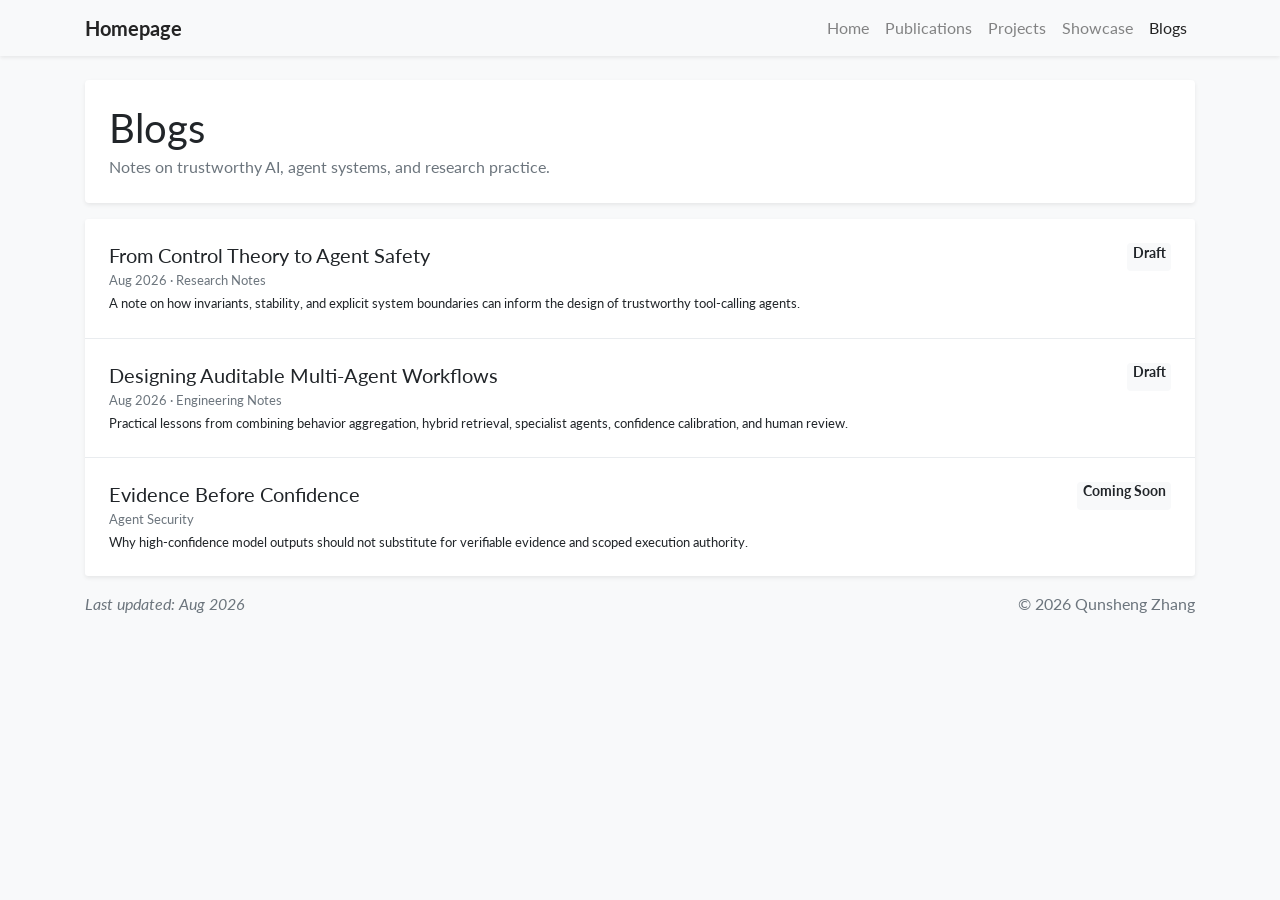
<file: blog.html>
<!doctype html>
<html lang="en">
  <head>
    <meta charset="utf-8" /><meta name="viewport" content="width=device-width, initial-scale=1, shrink-to-fit=no" /><title>Blogs - Qunsheng Zhang</title>
    <link rel="stylesheet" href="https://cdnjs.cloudflare.com/ajax/libs/twitter-bootstrap/4.6.0/css/bootstrap.min.css" /><link rel="stylesheet" href="https://cdnjs.cloudflare.com/ajax/libs/font-awesome/6.5.1/css/all.min.css" /><link rel="preconnect" href="https://fonts.googleapis.com" /><link rel="preconnect" href="https://fonts.gstatic.com" crossorigin /><link href="https://fonts.googleapis.com/css2?family=Lato:ital,wght@0,300;0,400;0,700;0,900;1,400&display=swap" rel="stylesheet" /><link rel="icon" href="assets/favicon.svg" type="image/svg+xml" /><link rel="stylesheet" href="styles.css" />
  </head>
  <body class="bg-light">
    <nav class="navbar navbar-expand-sm navbar-light bg-light fixed-top mb-5 shadow-sm"><div class="container"><a class="navbar-brand" href="index.html"><strong>Homepage</strong></a><button class="navbar-toggler" type="button" data-toggle="collapse" data-target="#navbarResponsive" aria-controls="navbarResponsive" aria-expanded="false" aria-label="Toggle navigation"><i class="fas fa-map"></i> Menu</button><div class="collapse navbar-collapse" id="navbarResponsive"><ul class="navbar-nav ml-auto"><li class="nav-item"><a class="nav-link" href="index.html">Home</a></li><li class="nav-item"><a class="nav-link" href="publications.html">Publications</a></li><li class="nav-item"><a class="nav-link" href="projects.html">Projects</a></li><li class="nav-item"><a class="nav-link" href="showcase.html">Showcase</a></li><li class="nav-item active"><a class="nav-link" href="blog.html">Blogs</a></li></ul></div></div></nav>
    <main class="container">
      <section class="card border-0 shadow-sm bg-white page-heading-card mb-3"><div class="card-body p-4"><h1>Blogs</h1><p class="text-muted mb-0">Notes on trustworthy AI, agent systems, and research practice.</p></div></section>
      <section class="bg-white shadow-sm rounded-sm">
        <article class="p-4 border-bottom border-gray"><div class="d-flex"><h5 class="font-weight-normal mb-1">From Control Theory to Agent Safety</h5><span class="badge badge-light ml-auto blog-status">Draft</span></div><p class="small text-muted mb-1">Aug 2026 · Research Notes</p><p class="small mb-0">A note on how invariants, stability, and explicit system boundaries can inform the design of trustworthy tool-calling agents.</p></article>
        <article class="p-4 border-bottom border-gray"><div class="d-flex"><h5 class="font-weight-normal mb-1">Designing Auditable Multi-Agent Workflows</h5><span class="badge badge-light ml-auto blog-status">Draft</span></div><p class="small text-muted mb-1">Aug 2026 · Engineering Notes</p><p class="small mb-0">Practical lessons from combining behavior aggregation, hybrid retrieval, specialist agents, confidence calibration, and human review.</p></article>
        <article class="p-4"><div class="d-flex"><h5 class="font-weight-normal mb-1">Evidence Before Confidence</h5><span class="badge badge-light ml-auto blog-status">Coming Soon</span></div><p class="small text-muted mb-1">Agent Security</p><p class="small mb-0">Why high-confidence model outputs should not substitute for verifiable evidence and scoped execution authority.</p></article>
      </section>
    </main>
    <footer class="footer"><div class="container"><div class="row my-3"><div class="col-6 text-muted"><i>Last updated: Aug 2026</i></div><div class="col-6 text-right text-muted">© <span id="year"></span> Qunsheng Zhang</div></div></div></footer>
    <script src="https://cdnjs.cloudflare.com/ajax/libs/jquery/3.5.1/jquery.min.js"></script><script src="https://cdnjs.cloudflare.com/ajax/libs/popper.js/1.14.7/umd/popper.min.js"></script><script src="https://cdnjs.cloudflare.com/ajax/libs/twitter-bootstrap/4.6.0/js/bootstrap.min.js"></script><script src="script.js"></script>
  </body>
</html>
</file>
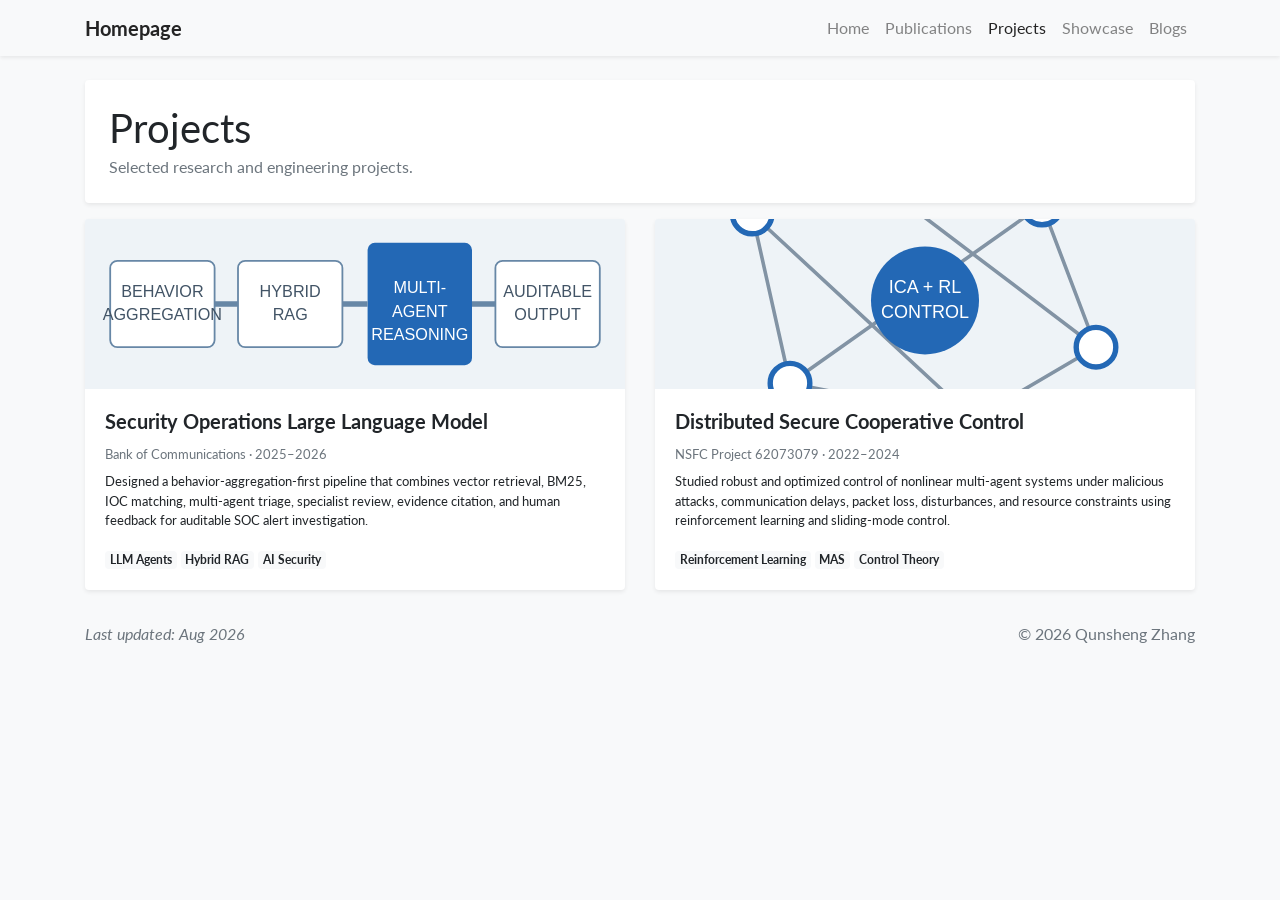
<file: projects.html>
<!doctype html>
<html lang="en">
  <head>
    <meta charset="utf-8" />
    <meta name="viewport" content="width=device-width, initial-scale=1, shrink-to-fit=no" />
    <title>Projects - Qunsheng Zhang</title>
    <link rel="stylesheet" href="https://cdnjs.cloudflare.com/ajax/libs/twitter-bootstrap/4.6.0/css/bootstrap.min.css" />
    <link rel="stylesheet" href="https://cdnjs.cloudflare.com/ajax/libs/font-awesome/6.5.1/css/all.min.css" />
    <link rel="preconnect" href="https://fonts.googleapis.com" /><link rel="preconnect" href="https://fonts.gstatic.com" crossorigin />
    <link href="https://fonts.googleapis.com/css2?family=Lato:ital,wght@0,300;0,400;0,700;0,900;1,400&display=swap" rel="stylesheet" />
    <link rel="icon" href="assets/favicon.svg" type="image/svg+xml" /><link rel="stylesheet" href="styles.css" />
  </head>
  <body class="bg-light">
    <nav class="navbar navbar-expand-sm navbar-light bg-light fixed-top mb-5 shadow-sm"><div class="container"><a class="navbar-brand" href="index.html"><strong>Homepage</strong></a><button class="navbar-toggler" type="button" data-toggle="collapse" data-target="#navbarResponsive" aria-controls="navbarResponsive" aria-expanded="false" aria-label="Toggle navigation"><i class="fas fa-map"></i> Menu</button><div class="collapse navbar-collapse" id="navbarResponsive"><ul class="navbar-nav ml-auto"><li class="nav-item"><a class="nav-link" href="index.html">Home</a></li><li class="nav-item"><a class="nav-link" href="publications.html">Publications</a></li><li class="nav-item active"><a class="nav-link" href="projects.html">Projects</a></li><li class="nav-item"><a class="nav-link" href="showcase.html">Showcase</a></li><li class="nav-item"><a class="nav-link" href="blog.html">Blogs</a></li></ul></div></div></nav>
    <main class="container">
      <section class="card border-0 shadow-sm bg-white page-heading-card mb-3"><div class="card-body p-4"><h1>Projects</h1><p class="text-muted mb-0">Selected research and engineering projects.</p></div></section>
      <section class="row">
        <div class="col-md-6 mb-3">
          <article class="card border-0 shadow-sm h-100"><img src="assets/covers/project-soc.svg" class="card-img-top project-cover" alt="Security operations agent pipeline" /><div class="card-body"><h5 class="card-title">Security Operations Large Language Model</h5><p class="small text-muted mb-2">Bank of Communications · 2025–2026</p><p class="card-text small">Designed a behavior-aggregation-first pipeline that combines vector retrieval, BM25, IOC matching, multi-agent triage, specialist review, evidence citation, and human feedback for auditable SOC alert investigation.</p><span class="badge badge-light">LLM Agents</span> <span class="badge badge-light">Hybrid RAG</span> <span class="badge badge-light">AI Security</span></div></article>
        </div>
        <div class="col-md-6 mb-3">
          <article class="card border-0 shadow-sm h-100"><img src="assets/covers/project-control.svg" class="card-img-top project-cover" alt="Multi-agent control" /><div class="card-body"><h5 class="card-title">Distributed Secure Cooperative Control</h5><p class="small text-muted mb-2">NSFC Project 62073079 · 2022–2024</p><p class="card-text small">Studied robust and optimized control of nonlinear multi-agent systems under malicious attacks, communication delays, packet loss, disturbances, and resource constraints using reinforcement learning and sliding-mode control.</p><span class="badge badge-light">Reinforcement Learning</span> <span class="badge badge-light">MAS</span> <span class="badge badge-light">Control Theory</span></div></article>
        </div>
      </section>
    </main>
    <footer class="footer"><div class="container"><div class="row my-3"><div class="col-6 text-muted"><i>Last updated: Aug 2026</i></div><div class="col-6 text-right text-muted">© <span id="year"></span> Qunsheng Zhang</div></div></div></footer>
    <script src="https://cdnjs.cloudflare.com/ajax/libs/jquery/3.5.1/jquery.min.js"></script><script src="https://cdnjs.cloudflare.com/ajax/libs/popper.js/1.14.7/umd/popper.min.js"></script><script src="https://cdnjs.cloudflare.com/ajax/libs/twitter-bootstrap/4.6.0/js/bootstrap.min.js"></script><script src="script.js"></script>
  </body>
</html>
</file>
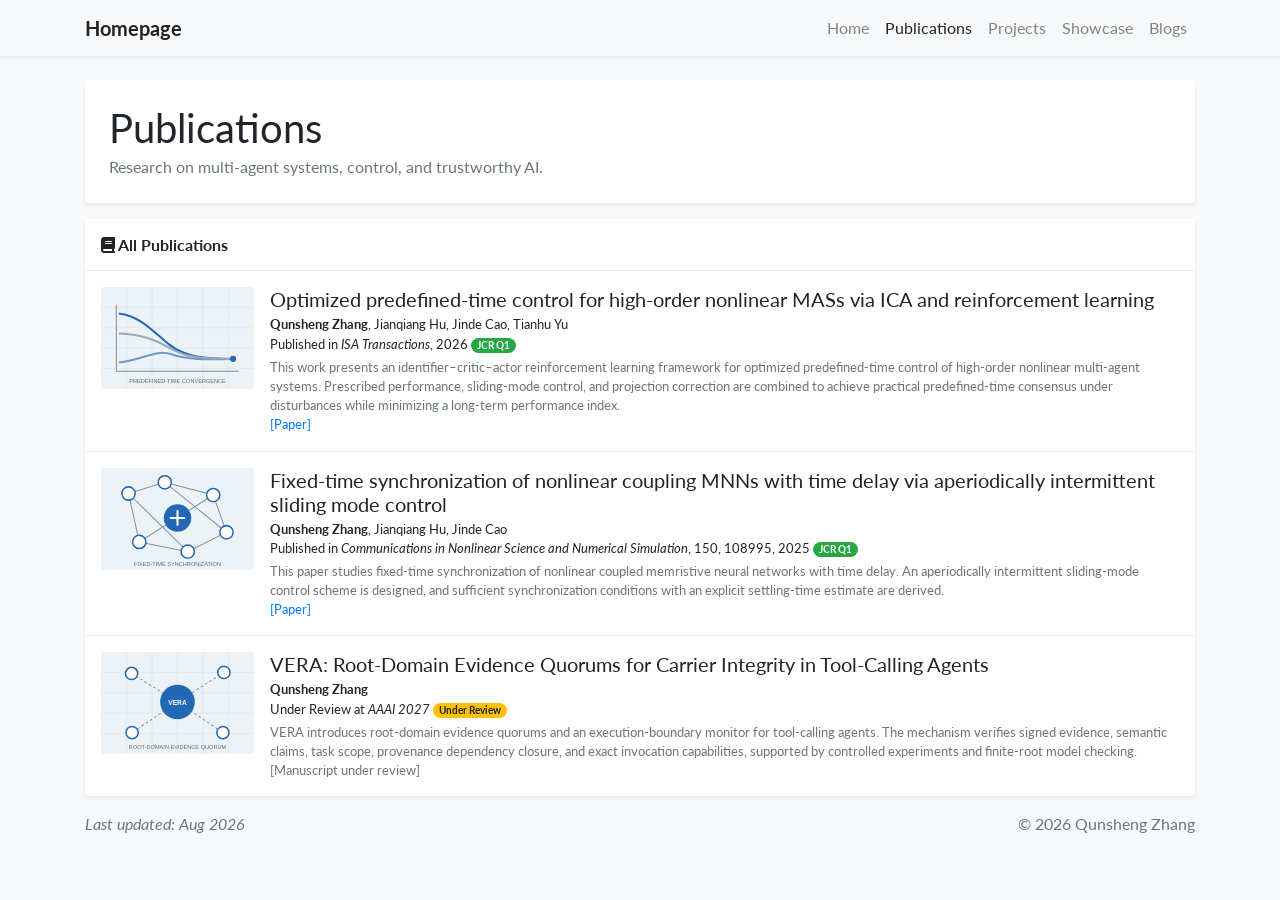
<file: publications.html>
<!doctype html>
<html lang="en">
  <head>
    <meta charset="utf-8" />
    <meta name="viewport" content="width=device-width, initial-scale=1, shrink-to-fit=no" />
    <title>Publications - Qunsheng Zhang</title>
    <link rel="stylesheet" href="https://cdnjs.cloudflare.com/ajax/libs/twitter-bootstrap/4.6.0/css/bootstrap.min.css" />
    <link rel="stylesheet" href="https://cdnjs.cloudflare.com/ajax/libs/font-awesome/6.5.1/css/all.min.css" />
    <link rel="preconnect" href="https://fonts.googleapis.com" />
    <link rel="preconnect" href="https://fonts.gstatic.com" crossorigin />
    <link href="https://fonts.googleapis.com/css2?family=Lato:ital,wght@0,300;0,400;0,700;0,900;1,400&display=swap" rel="stylesheet" />
    <link rel="icon" href="assets/favicon.svg" type="image/svg+xml" />
    <link rel="stylesheet" href="styles.css" />
  </head>
  <body class="bg-light">
    <nav class="navbar navbar-expand-sm navbar-light bg-light fixed-top mb-5 shadow-sm">
      <div class="container">
        <a class="navbar-brand" href="index.html"><strong>Homepage</strong></a>
        <button class="navbar-toggler" type="button" data-toggle="collapse" data-target="#navbarResponsive" aria-controls="navbarResponsive" aria-expanded="false" aria-label="Toggle navigation"><i class="fas fa-map"></i> Menu</button>
        <div class="collapse navbar-collapse" id="navbarResponsive">
          <ul class="navbar-nav ml-auto">
            <li class="nav-item"><a class="nav-link" href="index.html">Home</a></li>
            <li class="nav-item active"><a class="nav-link" href="publications.html">Publications</a></li>
            <li class="nav-item"><a class="nav-link" href="projects.html">Projects</a></li>
            <li class="nav-item"><a class="nav-link" href="showcase.html">Showcase</a></li>
            <li class="nav-item"><a class="nav-link" href="blog.html">Blogs</a></li>
          </ul>
        </div>
      </div>
    </nav>

    <main class="container">
      <section class="card border-0 shadow-sm bg-white page-heading-card mb-3">
        <div class="card-body p-4"><h1>Publications</h1><p class="text-muted mb-0">Research on multi-agent systems, control, and trustworthy AI.</p></div>
      </section>

      <section class="bg-white shadow-sm rounded-sm">
        <h6 class="border-bottom border-gray p-3 mb-0"><i class="fas fa-book"></i> All Publications</h6>

        <article class="row no-gutters border-bottom border-gray">
          <div class="col-md-3 col-xl-2 p-3"><img src="assets/covers/paper-ica.svg" alt="Predefined-time convergence" class="w-100 rounded-sm" /></div>
          <div class="col-md-9 col-xl-10 p-3 pl-md-0">
            <h5 class="mt-0 mb-1 font-weight-normal">Optimized predefined-time control for high-order nonlinear MASs via ICA and reinforcement learning</h5>
            <p class="mt-0 mb-0 small"><strong>Qunsheng Zhang</strong>, Jianqiang Hu, Jinde Cao, Tianhu Yu</p>
            <p class="mt-0 mb-0 small">Published in <i>ISA Transactions</i>, 2026 <span class="badge badge-pill badge-success">JCR Q1</span></p>
            <p class="mt-1 mb-0 small text-muted">This work presents an identifier–critic–actor reinforcement learning framework for optimized predefined-time control of high-order nonlinear multi-agent systems. Prescribed performance, sliding-mode control, and projection correction are combined to achieve practical predefined-time consensus under disturbances while minimizing a long-term performance index.</p>
            <p class="small mb-0"><a href="https://doi.org/10.1016/j.isatra.2026.06.029" target="_blank" rel="noreferrer">[Paper]</a></p>
          </div>
        </article>

        <article class="row no-gutters border-bottom border-gray">
          <div class="col-md-3 col-xl-2 p-3"><img src="assets/covers/paper-sync.svg" alt="Fixed-time synchronization" class="w-100 rounded-sm" /></div>
          <div class="col-md-9 col-xl-10 p-3 pl-md-0">
            <h5 class="mt-0 mb-1 font-weight-normal">Fixed-time synchronization of nonlinear coupling MNNs with time delay via aperiodically intermittent sliding mode control</h5>
            <p class="mt-0 mb-0 small"><strong>Qunsheng Zhang</strong>, Jianqiang Hu, Jinde Cao</p>
            <p class="mt-0 mb-0 small">Published in <i>Communications in Nonlinear Science and Numerical Simulation</i>, 150, 108995, 2025 <span class="badge badge-pill badge-success">JCR Q1</span></p>
            <p class="mt-1 mb-0 small text-muted">This paper studies fixed-time synchronization of nonlinear coupled memristive neural networks with time delay. An aperiodically intermittent sliding-mode control scheme is designed, and sufficient synchronization conditions with an explicit settling-time estimate are derived.</p>
            <p class="small mb-0"><a href="https://doi.org/10.1016/j.cnsns.2025.108995" target="_blank" rel="noreferrer">[Paper]</a></p>
          </div>
        </article>

        <article class="row no-gutters">
          <div class="col-md-3 col-xl-2 p-3"><img src="assets/covers/paper-vera.svg" alt="VERA evidence quorum" class="w-100 rounded-sm" /></div>
          <div class="col-md-9 col-xl-10 p-3 pl-md-0">
            <h5 class="mt-0 mb-1 font-weight-normal">VERA: Root-Domain Evidence Quorums for Carrier Integrity in Tool-Calling Agents</h5>
            <p class="mt-0 mb-0 small"><strong>Qunsheng Zhang</strong></p>
            <p class="mt-0 mb-0 small">Under Review at <i>AAAI 2027</i> <span class="badge badge-pill badge-warning">Under Review</span></p>
            <p class="mt-1 mb-0 small text-muted">VERA introduces root-domain evidence quorums and an execution-boundary monitor for tool-calling agents. The mechanism verifies signed evidence, semantic claims, task scope, provenance dependency closure, and exact invocation capabilities, supported by controlled experiments and finite-root model checking.</p>
            <p class="small mb-0 text-muted">[Manuscript under review]</p>
          </div>
        </article>
      </section>
    </main>

    <footer class="footer"><div class="container"><div class="row my-3"><div class="col-6 text-muted"><i>Last updated: Aug 2026</i></div><div class="col-6 text-right text-muted">© <span id="year"></span> Qunsheng Zhang</div></div></div></footer>
    <script src="https://cdnjs.cloudflare.com/ajax/libs/jquery/3.5.1/jquery.min.js"></script>
    <script src="https://cdnjs.cloudflare.com/ajax/libs/popper.js/1.14.7/umd/popper.min.js"></script>
    <script src="https://cdnjs.cloudflare.com/ajax/libs/twitter-bootstrap/4.6.0/js/bootstrap.min.js"></script>
    <script src="script.js"></script>
  </body>
</html>
</file>
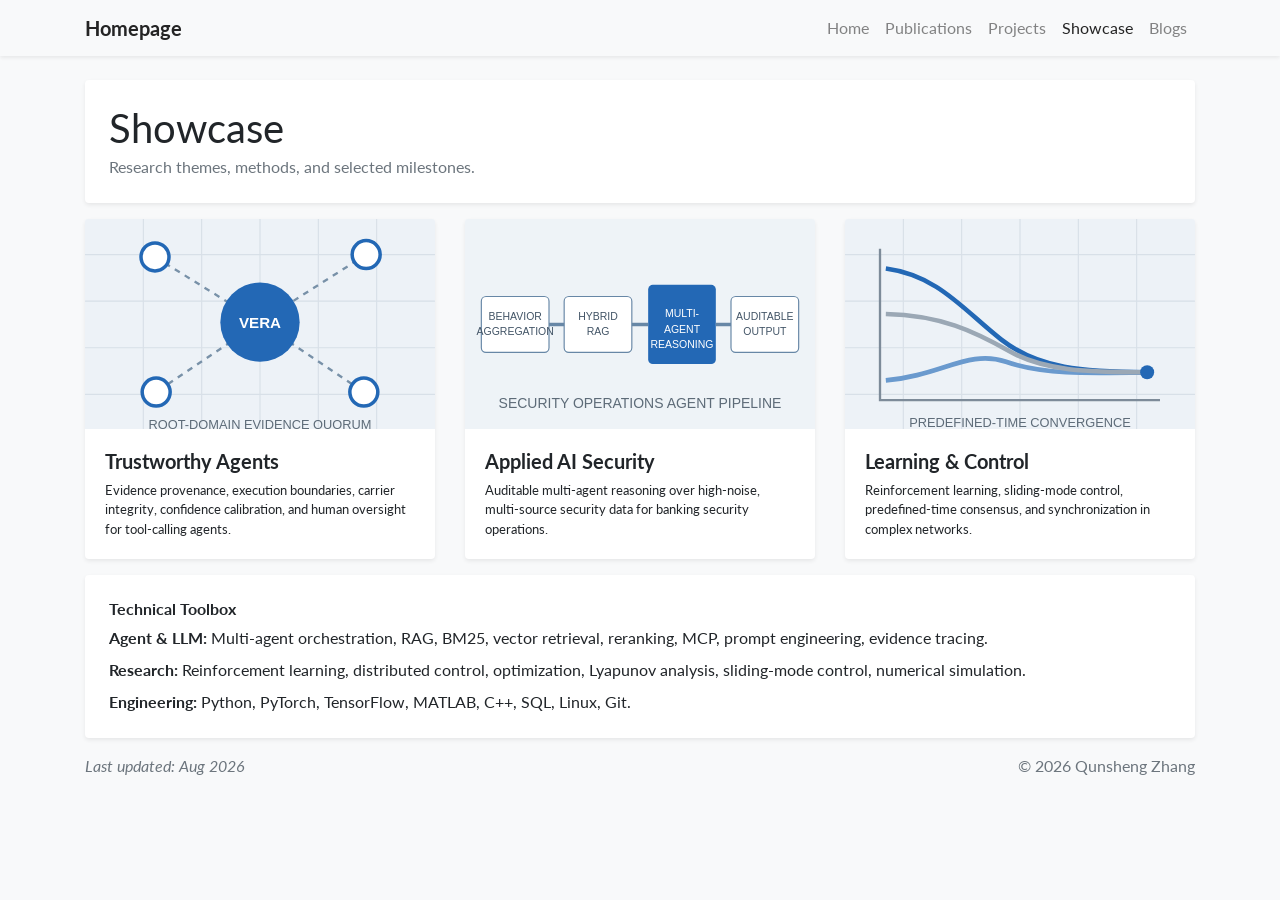
<file: showcase.html>
<!doctype html>
<html lang="en">
  <head>
    <meta charset="utf-8" /><meta name="viewport" content="width=device-width, initial-scale=1, shrink-to-fit=no" /><title>Showcase - Qunsheng Zhang</title>
    <link rel="stylesheet" href="https://cdnjs.cloudflare.com/ajax/libs/twitter-bootstrap/4.6.0/css/bootstrap.min.css" /><link rel="stylesheet" href="https://cdnjs.cloudflare.com/ajax/libs/font-awesome/6.5.1/css/all.min.css" /><link rel="preconnect" href="https://fonts.googleapis.com" /><link rel="preconnect" href="https://fonts.gstatic.com" crossorigin /><link href="https://fonts.googleapis.com/css2?family=Lato:ital,wght@0,300;0,400;0,700;0,900;1,400&display=swap" rel="stylesheet" /><link rel="icon" href="assets/favicon.svg" type="image/svg+xml" /><link rel="stylesheet" href="styles.css" />
  </head>
  <body class="bg-light">
    <nav class="navbar navbar-expand-sm navbar-light bg-light fixed-top mb-5 shadow-sm"><div class="container"><a class="navbar-brand" href="index.html"><strong>Homepage</strong></a><button class="navbar-toggler" type="button" data-toggle="collapse" data-target="#navbarResponsive" aria-controls="navbarResponsive" aria-expanded="false" aria-label="Toggle navigation"><i class="fas fa-map"></i> Menu</button><div class="collapse navbar-collapse" id="navbarResponsive"><ul class="navbar-nav ml-auto"><li class="nav-item"><a class="nav-link" href="index.html">Home</a></li><li class="nav-item"><a class="nav-link" href="publications.html">Publications</a></li><li class="nav-item"><a class="nav-link" href="projects.html">Projects</a></li><li class="nav-item active"><a class="nav-link" href="showcase.html">Showcase</a></li><li class="nav-item"><a class="nav-link" href="blog.html">Blogs</a></li></ul></div></div></nav>
    <main class="container">
      <section class="card border-0 shadow-sm bg-white page-heading-card mb-3"><div class="card-body p-4"><h1>Showcase</h1><p class="text-muted mb-0">Research themes, methods, and selected milestones.</p></div></section>
      <section class="row">
        <div class="col-md-4 mb-3"><div class="card border-0 shadow-sm h-100"><img src="assets/covers/paper-vera.svg" class="card-img-top showcase-photo" alt="Agent security" /><div class="card-body"><h5>Trustworthy Agents</h5><p class="small mb-0">Evidence provenance, execution boundaries, carrier integrity, confidence calibration, and human oversight for tool-calling agents.</p></div></div></div>
        <div class="col-md-4 mb-3"><div class="card border-0 shadow-sm h-100"><img src="assets/covers/project-soc.svg" class="card-img-top showcase-photo" alt="Security operations" /><div class="card-body"><h5>Applied AI Security</h5><p class="small mb-0">Auditable multi-agent reasoning over high-noise, multi-source security data for banking security operations.</p></div></div></div>
        <div class="col-md-4 mb-3"><div class="card border-0 shadow-sm h-100"><img src="assets/covers/paper-ica.svg" class="card-img-top showcase-photo" alt="Control theory" /><div class="card-body"><h5>Learning & Control</h5><p class="small mb-0">Reinforcement learning, sliding-mode control, predefined-time consensus, and synchronization in complex networks.</p></div></div></div>
      </section>
      <section class="card border-0 shadow-sm bg-white mt-0 mb-3"><div class="card-body p-4"><h6>Technical Toolbox</h6><p class="mb-2"><strong>Agent & LLM:</strong> Multi-agent orchestration, RAG, BM25, vector retrieval, reranking, MCP, prompt engineering, evidence tracing.</p><p class="mb-2"><strong>Research:</strong> Reinforcement learning, distributed control, optimization, Lyapunov analysis, sliding-mode control, numerical simulation.</p><p class="mb-0"><strong>Engineering:</strong> Python, PyTorch, TensorFlow, MATLAB, C++, SQL, Linux, Git.</p></div></section>
    </main>
    <footer class="footer"><div class="container"><div class="row my-3"><div class="col-6 text-muted"><i>Last updated: Aug 2026</i></div><div class="col-6 text-right text-muted">© <span id="year"></span> Qunsheng Zhang</div></div></div></footer>
    <script src="https://cdnjs.cloudflare.com/ajax/libs/jquery/3.5.1/jquery.min.js"></script><script src="https://cdnjs.cloudflare.com/ajax/libs/popper.js/1.14.7/umd/popper.min.js"></script><script src="https://cdnjs.cloudflare.com/ajax/libs/twitter-bootstrap/4.6.0/js/bootstrap.min.js"></script><script src="script.js"></script>
  </body>
</html>
</file>
<file: styles.css>
@charset "utf-8";

body {
  padding-top: 5rem;
  color: #212529;
  font-family: "Lato", sans-serif;
  font-weight: 400;
}

h1,
h2,
h3,
h4,
h5,
h6,
.h1,
.h2,
.h3,
.h4,
.h5,
.h6 {
  font-weight: 700;
}

a {
  color: #007bff;
}

.navbar {
  opacity: 0.95;
}

.navbar-brand {
  cursor: pointer;
}

.navbar-toggler {
  padding: 0.5em;
  font-size: 1em;
}

.text-profile-position,
.text-profile-bio {
  font-weight: 400;
}

.text-profile-bio {
  max-width: 100%;
}

.profile-name {
  line-height: 1.2;
}

.profile-name small {
  font-size: 65%;
}

.profile-portrait {
  width: 150px;
  height: 200px;
  object-fit: cover;
}

.mobile-avatar {
  width: 48px;
  height: 48px;
  object-fit: cover;
}

.inline-badge {
  height: 16px;
  margin-right: 2px;
  vertical-align: -10%;
  line-break: unset;
}

.item-badge {
  width: 18px;
  height: 18px;
  object-fit: contain;
}

.no-break {
  white-space: nowrap;
}

.email-text {
  font-family: Courier, monospace;
}

.opportunity-icon,
.opportunity-text {
  color: #d60000;
}

.profile-links a {
  display: inline-block;
  margin-bottom: 0.35rem;
}

.border-gray {
  border-color: #e9ecef !important;
}

.cover-image {
  width: 180px;
  max-height: 120px;
}

.abstract-body {
  min-height: 80px;
}

.badge-publication {
  font-size: 100%;
}

.award-list li {
  margin-bottom: 0.15rem;
}

.publication-item img {
  background-color: #eef2f6;
}

.mobile-publication {
  min-height: 230px;
  background-position: center;
  background-repeat: no-repeat;
  background-size: cover;
}

.mobile-publication-overlay {
  display: flex;
  min-height: 230px;
  flex-direction: column;
  justify-content: flex-end;
  padding: 1rem 1.5rem;
  background-color: rgba(255, 255, 255, 0.91);
}

.visitor-counter img {
  max-width: 100%;
  height: auto;
}

.wechat-icon {
  color: #2aae67;
  font-size: 4rem;
}

.page-heading-card h1 {
  margin-bottom: 0.2rem;
  font-weight: 400;
}

.project-cover {
  width: 100%;
  max-height: 170px;
  object-fit: cover;
}

.showcase-photo {
  width: 100%;
  height: 210px;
  object-fit: cover;
}

.blog-status {
  font-size: 85%;
}

@media (max-width: 767.98px) {
  body {
    padding-top: 4.5rem;
  }

  .card-body.p-5 {
    padding: 1.5rem !important;
  }

  .profile-name {
    padding-right: 0.75rem;
    font-size: 2rem;
  }

  .profile-name small {
    display: block;
    margin-top: 0.15rem;
    font-size: 56%;
  }

  .profile-links {
    line-height: 1.85;
  }

  .media .d-flex {
    align-items: flex-start;
  }

  #news .media {
    align-items: flex-start;
  }

  #news .media-body .d-flex {
    display: block !important;
    margin-bottom: 0.65rem !important;
  }

  #news .media-body .ml-auto {
    display: block;
    margin-left: 0 !important;
    font-size: 0.78rem;
  }

  .award-list .d-flex {
    display: block !important;
  }

  .award-list .ml-auto {
    margin-left: 0 !important;
    color: #6c757d;
  }
}

@media (max-width: 420px) {
  .navbar .container {
    padding-right: 0.65rem;
    padding-left: 0.65rem;
  }

  .profile-name {
    font-size: 1.75rem;
  }
}
</file>
